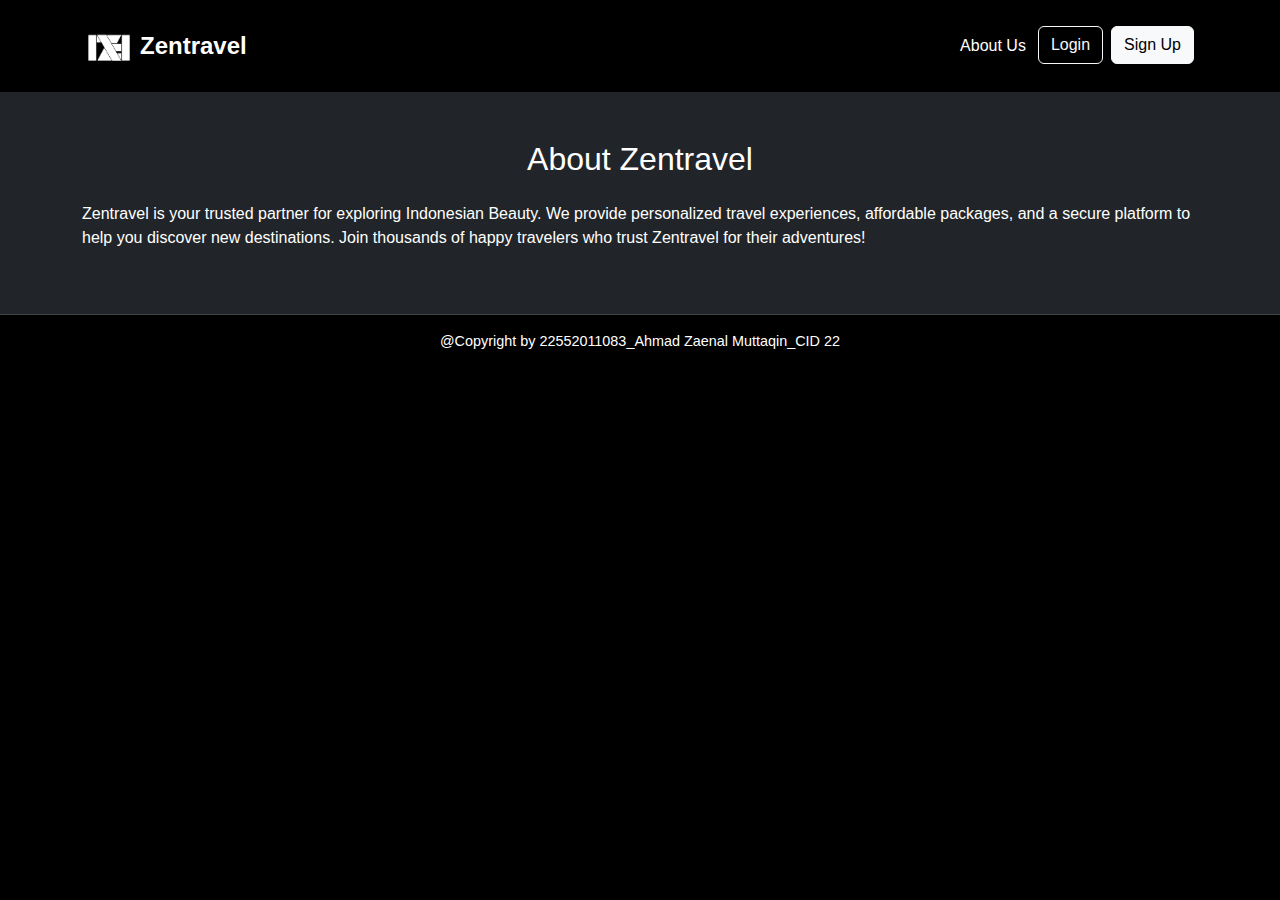
<file: about.html>
<!DOCTYPE html>
<html lang="en">
<head>

  <meta charset="UTF-8">
  <meta name="viewport" content="width=device-width, initial-scale=1.0">
  <title>About Us - Zentravel</title>
  <link href="https://cdn.jsdelivr.net/npm/bootstrap@5.3.2/dist/css/bootstrap.min.css" rel="stylesheet">
  <link href="https://fonts.googleapis.com/css2?family=Poppins:wght@300;400;600&display=swap" rel="stylesheet">
  <link rel="stylesheet" href="assets/css/style.css">
</head>
<body>
  <!-- Header -->
  <nav class="navbar navbar-expand-lg navbar-dark bg-black py-3">
    <div class="container">
      <a class="navbar-brand d-flex align-items-center" href="index.html">
        <img src="images/logo.png" alt="Zentravel Logo" height="50" class="me-2">
        <span>Zentravel</span>
      </a>
      <button class="navbar-toggler" type="button" data-bs-toggle="collapse" data-bs-target="#navbarNav">
        <span class="navbar-toggler-icon"></span>
      </button>
      <div class="collapse navbar-collapse" id="navbarNav">
        <ul class="navbar-nav ms-auto">
          <li class="nav-item"><a class="nav-link text-white" href="about.html">About Us</a></li>
          <li class="nav-item"><a class="btn btn-outline-light mx-1" href="login.html">Login</a></li>
          <li class="nav-item"><a class="btn btn-light mx-1" href="signup.html">Sign Up</a></li>
        </ul>
      </div>
    </div>
  </nav>
  

  <!-- About Section -->
  <section class="py-5 bg-dark text-white">
    <div class="container">
      <h2 class="text-center mb-4">About Zentravel</h2>
     <p>Zentravel is your trusted partner for exploring Indonesian Beauty. We provide personalized travel experiences, affordable packages, and a secure platform to help you discover new destinations. Join thousands of happy travelers who trust Zentravel for their adventures!</p>
    </div>
  </section>

  <!-- Footer -->
  <footer class="bg-black text-center text-white py-3">
    @Copyright by 22552011083_Ahmad Zaenal Muttaqin_CID 22
  </footer>

  <script src="https://cdn.jsdelivr.net/npm/bootstrap@5.3.2/dist/js/bootstrap.bundle.min.js"></script>
</body>
</html>
</file>
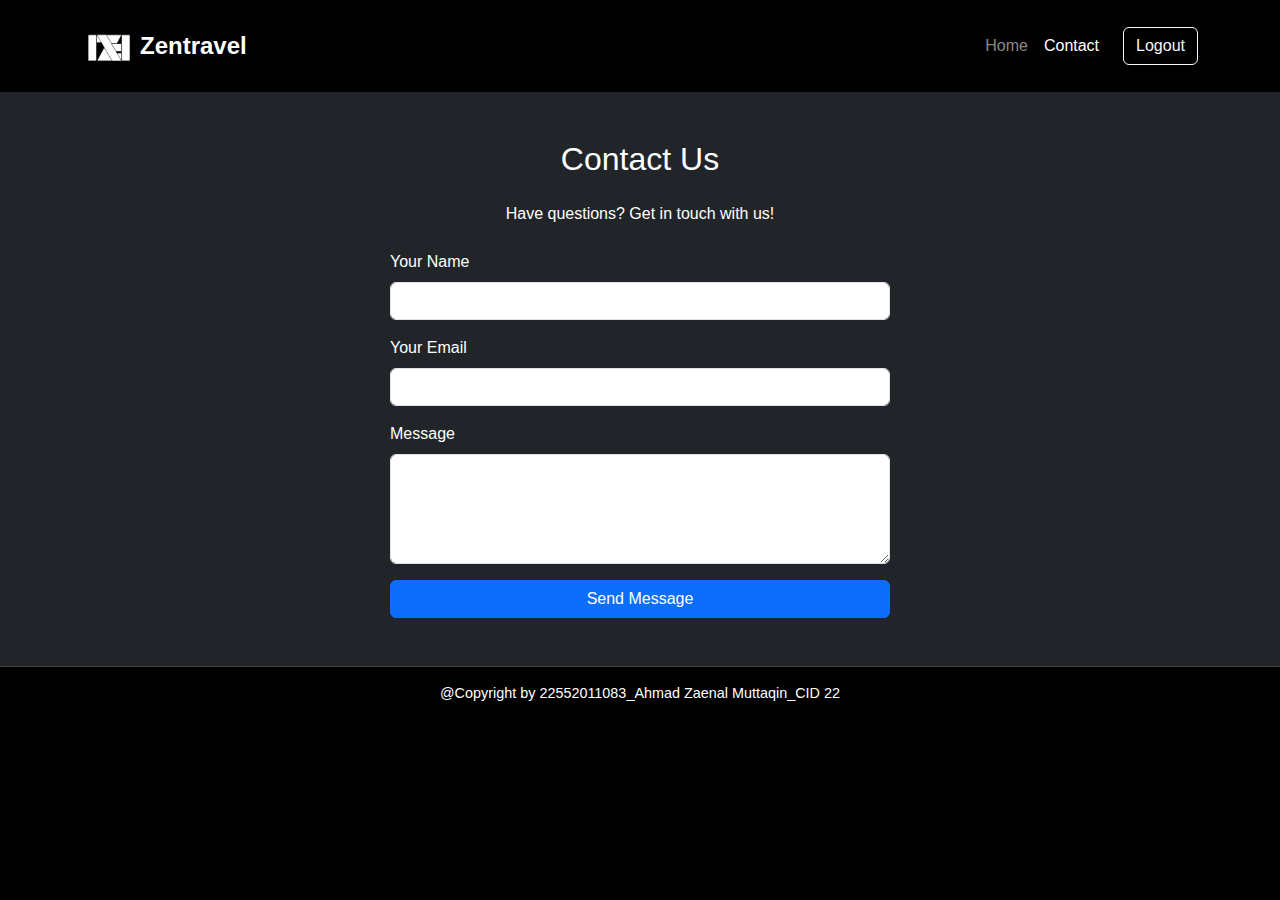
<file: contact.html>
<!DOCTYPE html>
<html lang="en">
<head>
  <meta charset="UTF-8">
  <meta name="viewport" content="width=device-width, initial-scale=1.0">
  <title>Contact - Zentravel</title>
  <link href="https://cdn.jsdelivr.net/npm/bootstrap@5.3.2/dist/css/bootstrap.min.css" rel="stylesheet">
  <link href="https://fonts.googleapis.com/css2?family=Poppins:wght@300;400;600&display=swap" rel="stylesheet">
  <link rel="stylesheet" href="assets/css/style.css">
</head>
<body>
  <!-- Navbar -->
  <nav class="navbar navbar-expand-lg navbar-dark bg-black py-3">
    <div class="container">
      <a class="navbar-brand d-flex align-items-center" href="landing.html">
        <img src="images/logo.png" alt="Zentravel Logo" height="50" class="me-2">
        <span>Zentravel</span>
      </a>
      <button class="navbar-toggler" type="button" data-bs-toggle="collapse" data-bs-target="#navbarNav">
        <span class="navbar-toggler-icon"></span>
      </button>
      <div class="collapse navbar-collapse" id="navbarNav">
        <ul class="navbar-nav ms-auto">
          <li class="nav-item"><a class="nav-link" href="landing.html">Home</a></li>
          <li class="nav-item"><a class="nav-link active" href="contact.html">Contact</a></li>
        </ul>
        <a href="index.html" class="btn btn-outline-light ms-3">Logout</a>
      </div>
    </div>
  </nav>

  <!-- Contact Section -->
  <section class="py-5 bg-dark text-white">
    <div class="container">
      <h2 class="text-center mb-4">Contact Us</h2>
      <p class="text-center">Have questions? Get in touch with us!</p>
      <form class="mt-4 mx-auto" style="max-width: 500px;">
        <div class="mb-3">
          <label for="name" class="form-label">Your Name</label>
          <input type="text" class="form-control" id="name" required>
        </div>
        <div class="mb-3">
          <label for="email" class="form-label">Your Email</label>
          <input type="email" class="form-control" id="email" required>
        </div>
        <div class="mb-3">
          <label for="message" class="form-label">Message</label>
          <textarea class="form-control" id="message" rows="4" required></textarea>
        </div>
        <button type="submit" class="btn btn-primary w-100">Send Message</button>
      </form>
    </div>
  </section>

  <!-- Footer -->
  <footer class="bg-black text-center text-white py-3">
    @Copyright by 22552011083_Ahmad Zaenal Muttaqin_CID 22
  </footer>

  <script src="https://cdn.jsdelivr.net/npm/bootstrap@5.3.2/dist/js/bootstrap.bundle.min.js"></script>
</body>
</html>
</file>
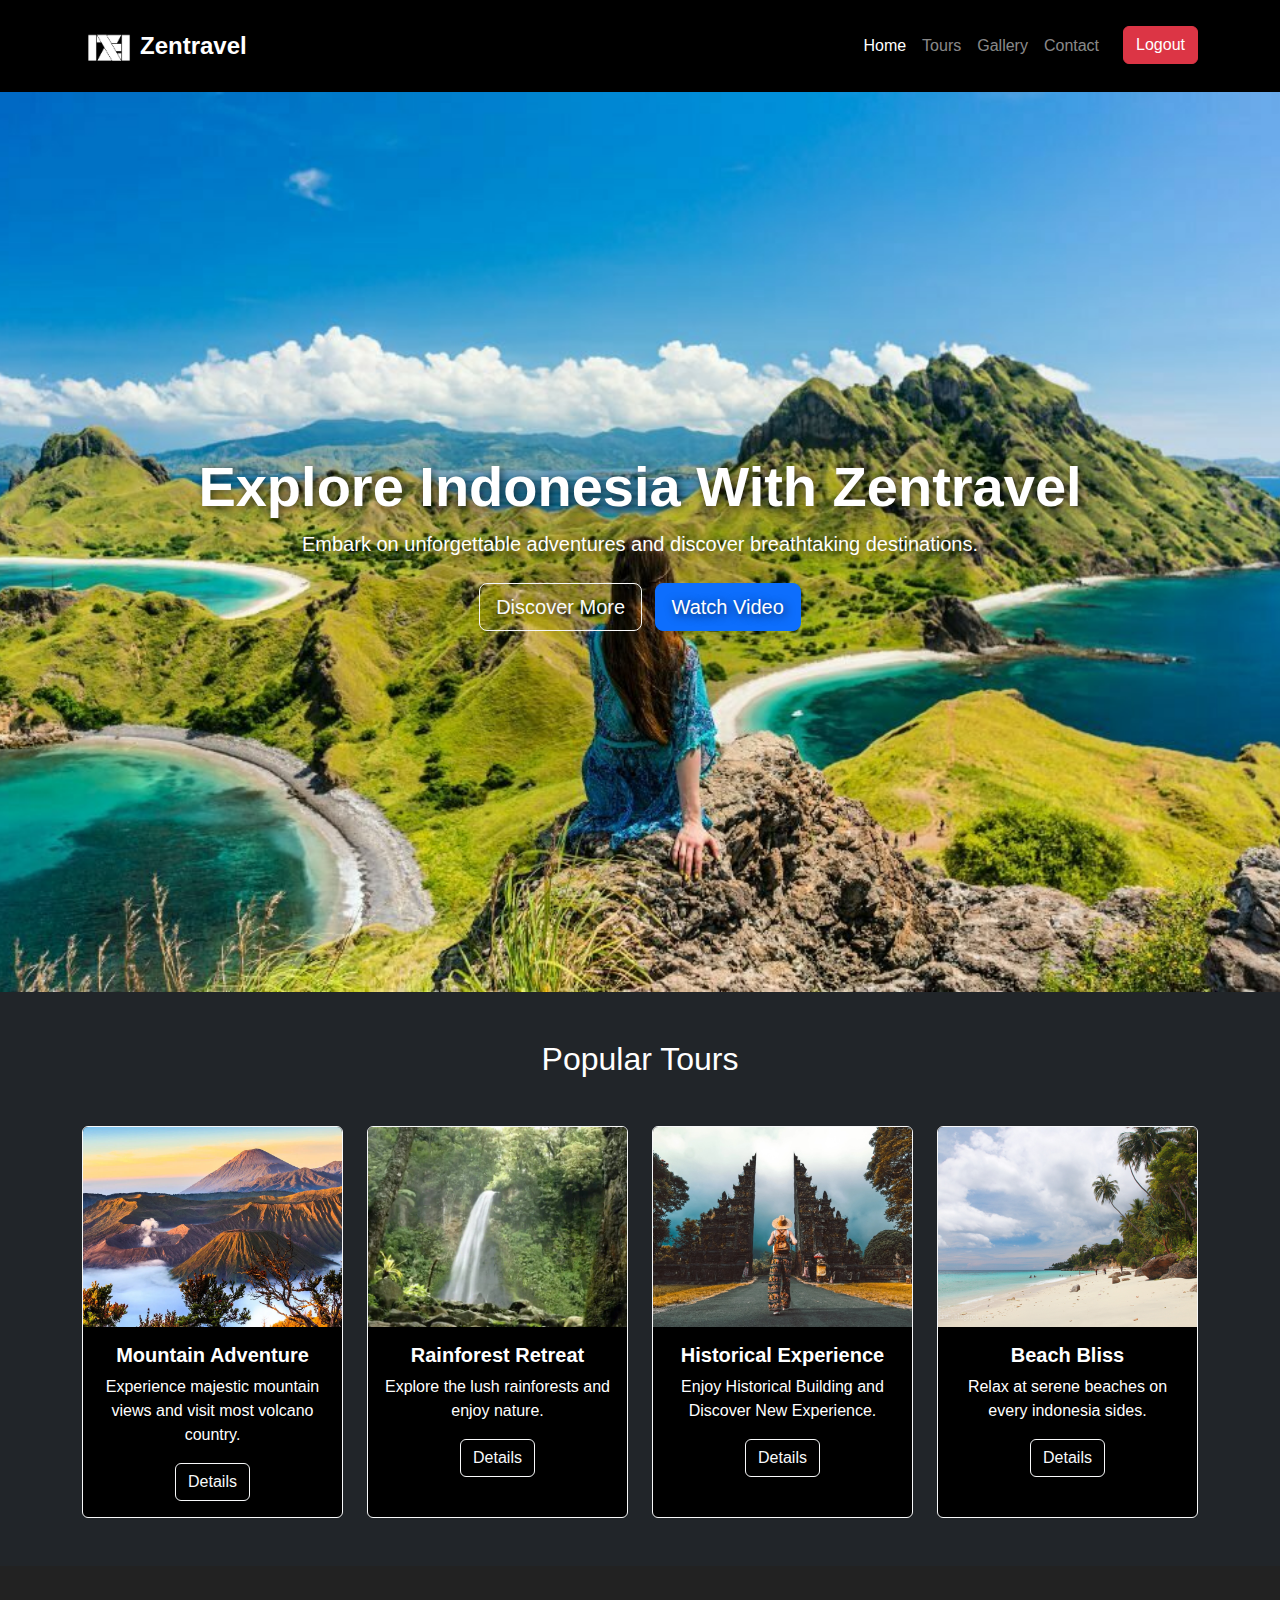
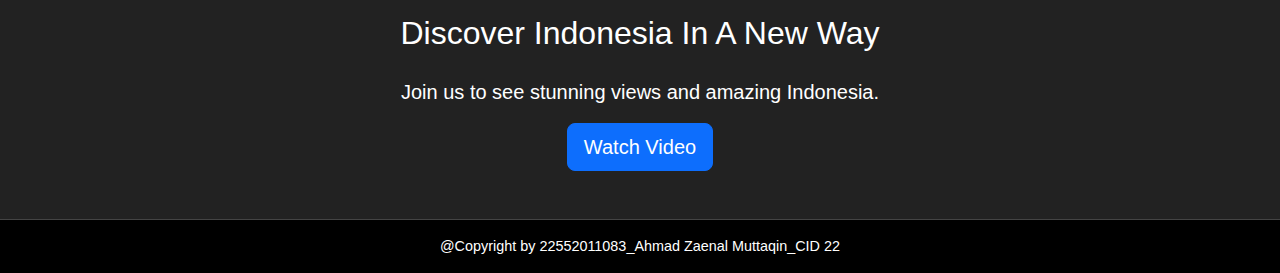
<file: landing.html>
<!DOCTYPE html>
<html lang="en">
<head>
  <meta charset="UTF-8">
  <meta name="viewport" content="width=device-width, initial-scale=1.0">
  <title>Zentravel - Explore the World</title>
  <link href="https://cdn.jsdelivr.net/npm/bootstrap@5.3.2/dist/css/bootstrap.min.css" rel="stylesheet">
  <link href="https://fonts.googleapis.com/css2?family=Poppins:wght@300;400;600&display=swap" rel="stylesheet">
  <link rel="stylesheet" href="assets/css/style.css">
</head>
<body>
  <!-- Navbar -->
  <nav class="navbar navbar-expand-lg navbar-dark bg-black py-3">
    <div class="container">
      <a class="navbar-brand d-flex align-items-center" href="landing.html">
        <img src="images/logo.png" alt="Zentravel Logo" height="50" class="me-2">
        <span>Zentravel</span>
      </a>
      <button class="navbar-toggler" type="button" data-bs-toggle="collapse" data-bs-target="#navbarNav">
        <span class="navbar-toggler-icon"></span>
      </button>
      <div class="collapse navbar-collapse" id="navbarNav">
        <ul class="navbar-nav ms-auto">
          <li class="nav-item"><a class="nav-link active" href="#">Home</a></li>
          <li class="nav-item"><a class="nav-link" href="#tours">Tours</a></li>
          <li class="nav-item"><a class="nav-link" href="#gallery">Gallery</a></li>
          <li class="nav-item"><a class="nav-link" href="contact.html">Contact</a></li>
          <li class="nav-item">
            <a href="index.html" class="btn btn-danger ms-3">Logout</a>
          </li>
        </ul>
      </div>
    </div>
  </nav>
  

  <!-- Hero Section -->
  <header class="hero-section text-white d-flex align-items-center" style="background-image: url('images/labuanbajo.jpg');">
    <div class="container text-center">
      <h1 class="display-4">Explore Indonesia With Zentravel</h1>
      <p class="lead">Embark on unforgettable adventures and discover breathtaking destinations.</p>
      <div class="mt-4">
        <a href="#tours" class="btn btn-outline-light btn-lg me-2">Discover More</a>
        <a href="#video" class="btn btn-primary btn-lg">Watch Video</a>
      </div>
    </div>
  </header>

  <!-- Popular Tours -->
  <section id="tours" class="py-5 bg-dark text-white">
    <div class="container">
      <h2 class="text-center mb-5">Popular Tours</h2>
      <div class="row g-4">
        <div class="col-md-3">
          <div class="card bg-black text-white h-100 border-light">
            <img src="images/volcano.jpg" class="card-img-top" alt="Tour 1">
            <div class="card-body text-center">
              <h5 class="card-title">Mountain Adventure</h5>
              <p class="card-text">Experience majestic mountain views and visit most volcano country.</p>
              <a href="#" class="btn btn-outline-light">Details</a>
            </div>
          </div>
        </div>
        <div class="col-md-3">
          <div class="card bg-black text-white h-100 border-light">
            <img src="images/airterjun.jpg" class="card-img-top" alt="Tour 2">
            <div class="card-body text-center">
              <h5 class="card-title">Rainforest Retreat</h5>
              <p class="card-text">Explore the lush rainforests and enjoy nature.</p>
              <a href="#" class="btn btn-outline-light">Details</a>
            </div>
          </div>
        </div>
        <div class="col-md-3">
          <div class="card bg-black text-white h-100 border-light">
            <img src="images/bali.jpeg" class="card-img-top" alt="Tour 3">
            <div class="card-body text-center">
              <h5 class="card-title">Historical Experience</h5>
              <p class="card-text">Enjoy Historical Building and Discover New Experience.</p>
              <a href="#" class="btn btn-outline-light">Details</a>
            </div>
          </div>
        </div>
        <div class="col-md-3">
          <div class="card bg-black text-white h-100 border-light">
            <img src="images/Pantai.jpg" class="card-img-top" alt="Tour 4">
            <div class="card-body text-center">
              <h5 class="card-title">Beach Bliss</h5>
              <p class="card-text">Relax at serene beaches on every indonesia sides.</p>
              <a href="#" class="btn btn-outline-light">Details</a>
            </div>
          </div>
        </div>
      </div>
    </div>
  </section>

  <!-- Video Section -->
  <section id="video" class="text-center text-white py-5" style="background-color: #222;">
    <div class="container">
      <h2 class="mb-4">Discover Indonesia In A New Way</h2>
      <p class="lead">Join us to see stunning views and amazing Indonesia.</p>
      <a href="https://www.youtube.com/watch?v=xWyZDVsFKc0&ab_channel=WonderfulIndonesia" class="btn btn-primary btn-lg">Watch Video</a>
    </div>
  </section>

  <!-- Footer -->
  <footer class="bg-black text-center text-white py-3">
    <p class="mb-0">@Copyright by 22552011083_Ahmad Zaenal Muttaqin_CID 22</p>
  </footer>

  <script src="https://cdn.jsdelivr.net/npm/bootstrap@5.3.2/dist/js/bootstrap.bundle.min.js"></script>
</body>
</html>
</file>
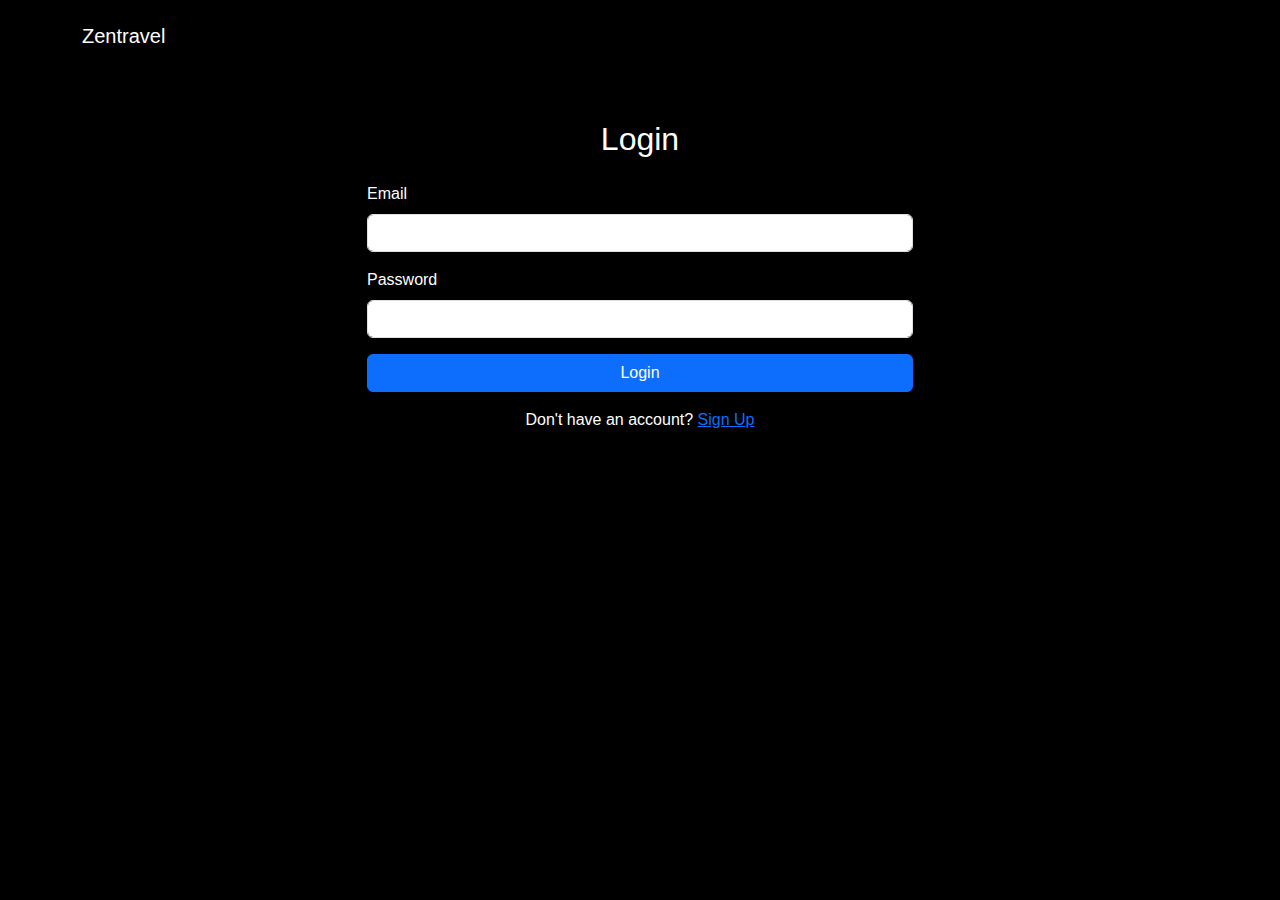
<file: login.html>
<!DOCTYPE html>
<html lang="en">
<head>
  <meta charset="UTF-8">
  <meta name="viewport" content="width=device-width, initial-scale=1.0">
  <title>Zentravel - Login</title>
  <link href="https://cdn.jsdelivr.net/npm/bootstrap@5.3.2/dist/css/bootstrap.min.css" rel="stylesheet">
  <link href="https://fonts.googleapis.com/css2?family=Poppins:wght@300;400;600&display=swap" rel="stylesheet">
  <link rel="stylesheet" href="assets/css/style.css">
</head>
<body>
  <!-- Navbar -->
  <nav class="navbar navbar-expand-lg navbar-dark bg-black py-3">
    <div class="container">
      <a class="navbar-brand" href="index.html">Zentravel</a>
    </div>
  </nav>

  <!-- Login Form -->
  <section class="container py-5">
    <h2 class="text-center mb-4">Login</h2>
    <div class="row justify-content-center">
      <div class="col-md-6">
        <form onsubmit="event.preventDefault(); validateLogin();">
          <div class="mb-3">
            <label for="email" class="form-label">Email</label>
            <input type="email" class="form-control" id="email" required>
          </div>
          <div class="mb-3">
            <label for="password" class="form-label">Password</label>
            <input type="password" class="form-control" id="password" required>
          </div>
          <div class="mb-3">
            <button type="submit" class="btn btn-primary w-100">Login</button>
          </div>
          <p class="text-center">Don't have an account? <a href="signup.html">Sign Up</a></p>
        </form>
      </div>
    </div>
  </section>

  <script src="assets/js/script.js"></script>
</body>
</html>
</file>
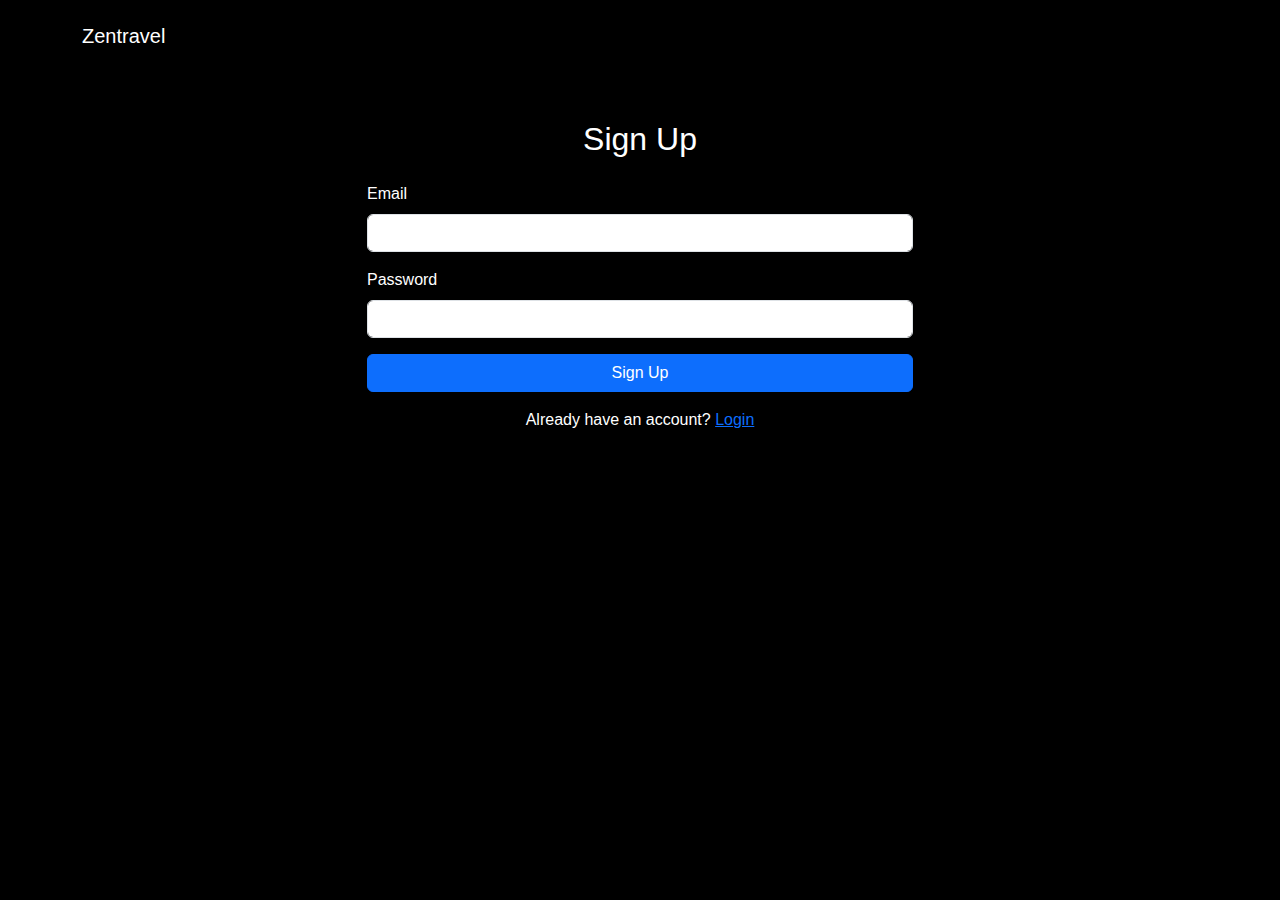
<file: signup.html>
<!DOCTYPE html>
<html lang="en">
<head>
  <meta charset="UTF-8">
  <meta name="viewport" content="width=device-width, initial-scale=1.0">
  <title>Zentravel - Sign Up</title>
  <link href="https://cdn.jsdelivr.net/npm/bootstrap@5.3.2/dist/css/bootstrap.min.css" rel="stylesheet">
  <link href="https://fonts.googleapis.com/css2?family=Poppins:wght@300;400;600&display=swap" rel="stylesheet">
  <link rel="stylesheet" href="assets/css/style.css">
</head>
<body>
  <!-- Navbar -->
  <nav class="navbar navbar-expand-lg navbar-dark bg-black py-3">
    <div class="container">
      <a class="navbar-brand" href="index.html">Zentravel</a>
    </div>
  </nav>

  <!-- Sign Up Form -->
  <section class="container py-5">
    <h2 class="text-center mb-4">Sign Up</h2>
    <div class="row justify-content-center">
      <div class="col-md-6">
        <form onsubmit="event.preventDefault(); registerUser();">
          <div class="mb-3">
            <label for="signupEmail" class="form-label">Email</label>
            <input type="email" class="form-control" id="signupEmail" required>
          </div>
          <div class="mb-3">
            <label for="signupPassword" class="form-label">Password</label>
            <input type="password" class="form-control" id="signupPassword" required>
          </div>
          <div class="mb-3">
            <button type="submit" class="btn btn-primary w-100">Sign Up</button>
          </div>
          <p class="text-center">Already have an account? <a href="login.html">Login</a></p>
        </form>
      </div>
    </div>
  </section>

  <script src="assets/js/script.js"></script>
</body>
</html>
</file>
<file: assets/css/style.css>
/* General Styles */
body {
    font-family: 'Poppins', sans-serif;
    background-color: #000;
    color: #fff;
  }
  
  .navbar-brand span {
    font-weight: 600;
    font-size: 1.5rem;
  }
  
  /* Hero Section */
  .hero-section {
    background-size: cover;
    background-position: center;
    height: 100vh;
    display: flex;
    justify-content: center;
    align-items: center;
    text-shadow: 2px 2px 10px rgba(0, 0, 0, 0.7);
  }
  
  .hero-section h1 {
    font-size: 3.5rem;
    font-weight: 600;
  }
  
  .hero-section p {
    font-size: 1.25rem;
  }
  
  /* Card Styling */
  .card img {
    height: 200px;
    object-fit: cover;
  }
  
  .card-title {
    font-weight: 600;
  }
  
  /* Footer */
  footer {
    border-top: 1px solid #444;
  }

  .navbar-brand img {
    max-height: 50px; 
    width: auto;    
    object-fit: contain; 
  }

  /* wellcome page */
  
  /* Global Styles */
body {
    margin: 0;
    font-family: 'Arial', sans-serif;
    background-color: #000; /* Tema hitam */
    color: #fff;
  }
  
  /* Logo Styling */
  .navbar-brand img {
    max-height: 50px;
    width: auto;
    object-fit: contain;
  }
  
  /* Hero Section */
  .hero {
    position: relative;
    text-align: center;
    color: white;
  }
  
  .hero h1 {
    font-size: 4rem;
  }
  
  .hero p {
    font-size: 1.2rem;
    margin-bottom: 1.5rem;
  }
  
  /* Carousel Styling */
  .carousel-inner {
    text-align: center;
    padding: 2rem 0;
  }
  
  .carousel-item h2 {
    font-size: 2rem;
    margin-bottom: 1rem;
  }
  
  .carousel-item p {
    font-size: 1.2rem;
  }
  
  /* Footer */
  footer {
    background-color: #000;
    color: #aaa;
    font-size: 0.9rem;
  }
  
  .text-shadow {
    text-shadow: 2px 2px 4px rgba(0, 0, 0, 0.8); /* Tambahkan shadow hitam */
  }
</file>
